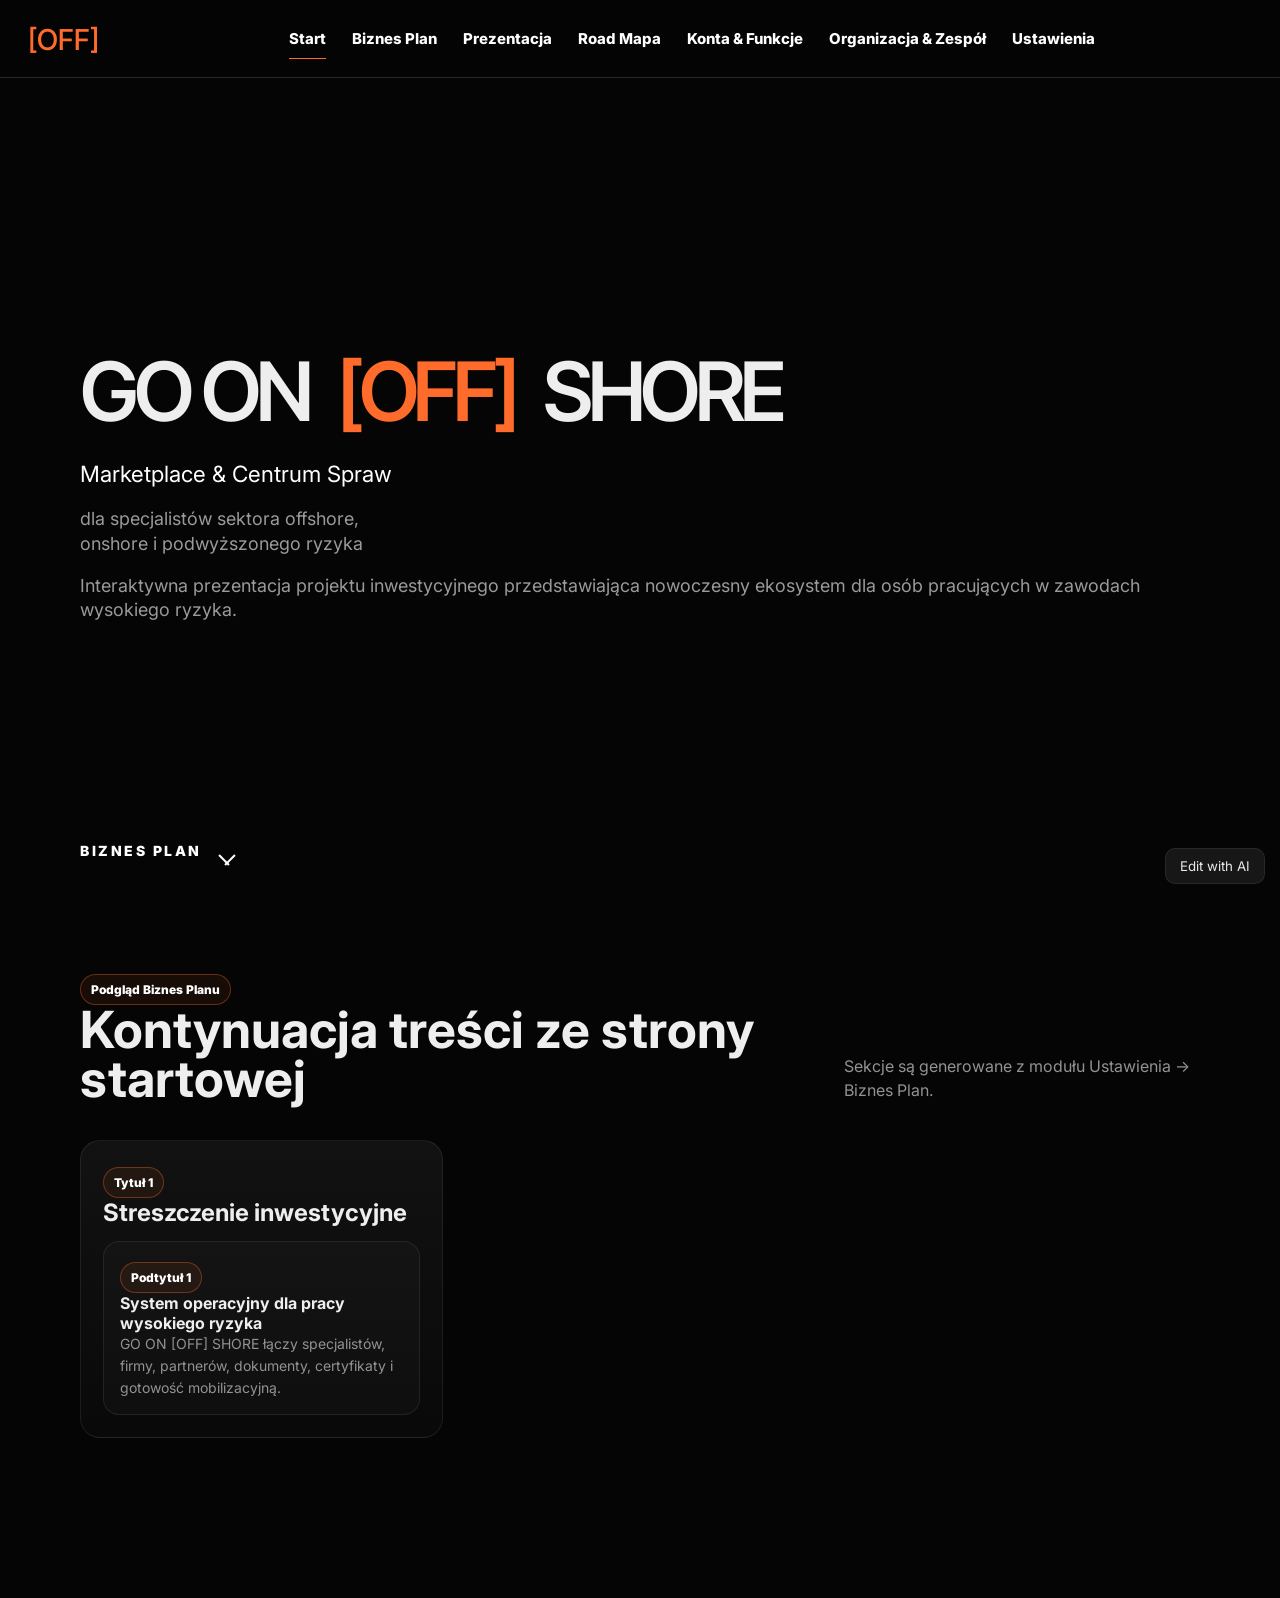
<file: index.html>
<!DOCTYPE html>
<html lang="pl">
<head>
<meta charset="UTF-8" />
<meta name="viewport" content="width=device-width, initial-scale=1.0" />
<title>GO ON [OFF] SHORE</title>
<link rel="preconnect" href="https://fonts.googleapis.com">
<link rel="preconnect" href="https://fonts.gstatic.com" crossorigin>
<link href="https://fonts.googleapis.com/css2?family=Inter+Tight:wght@500;600;700;800;900&family=Inter:wght@400;500;600;700;800;900&display=swap" rel="stylesheet">
<style>
:root{--bg:#050505;--text:#eeeeee;--muted:#929292;--orange:#ff6b2a;--line:rgba(255,255,255,.14);--line2:rgba(255,255,255,.075);--topbar:78px;--sidebar:360px;--font:Inter,system-ui,sans-serif}
*{box-sizing:border-box;margin:0;padding:0}
html,body{min-height:100%;background:var(--bg);color:var(--text);font-family:var(--font);overflow-x:hidden;scroll-behavior:smooth}
button,input,textarea{font-family:inherit}button{cursor:pointer}
@keyframes fadeUp{from{opacity:0;transform:translateY(22px)}to{opacity:1;transform:translateY(0)}}@keyframes cue{0%,100%{transform:translateY(0)}50%{transform:translateY(8px)}}
.app{min-height:100vh}.topbar{position:fixed;inset:0 0 auto;height:var(--topbar);z-index:100;background:rgba(5,5,5,.92);border-bottom:1px solid var(--line);backdrop-filter:blur(18px);display:flex;align-items:center;justify-content:center;padding:0 28px}.brand-btn{position:absolute;left:28px;top:50%;transform:translateY(-50%);border:0;background:transparent}.brand{font-family:"Inter Tight";font-size:clamp(28px,2.25vw,42px);font-weight:500}.brand-off,.off{color:var(--orange)}.topnav{display:flex;gap:26px;padding-left:104px;overflow-x:auto}.nav-btn{position:relative;border:0;background:transparent;color:#fff;font-size:15px;font-weight:780;padding:11px 0}.nav-btn.active:after,.nav-btn:hover:after{content:"";position:absolute;left:0;right:0;bottom:0;height:1px;background:var(--orange)}
.page{display:none;min-height:100vh;padding-top:var(--topbar)}.page.active{display:block;animation:fadeUp .42s ease}.front-page{padding:var(--topbar) 80px 90px}.front-logo{min-height:calc(100vh - var(--topbar));display:flex;flex-direction:column;align-items:flex-start;justify-content:center;max-width:1240px;margin:0 auto;position:relative}.front-logo h1{font-family:"Inter Tight";font-size:clamp(46px,6.4vw,120px);line-height:.9;font-weight:575;letter-spacing:-.065em;white-space:nowrap}.front-logo .off{margin:0 16px}.front-line{color:#9a9a9a;font-size:clamp(18px,1.35vw,25px);line-height:1.35}.front-line.one{margin-top:30px;color:#fff;font-size:clamp(22px,1.75vw,34px)}.front-line.two,.front-line.three{margin-top:18px}.business-scroll-cue{position:absolute;left:0;bottom:34px;border:0;background:transparent;color:#fff;font-size:14px;font-weight:850;letter-spacing:.18em;text-transform:uppercase;display:flex;gap:13px;animation:cue 2.2s ease-in-out infinite}.cue-mark{width:24px;height:24px;position:relative}.cue-mark:before,.cue-mark:after{content:"";position:absolute;bottom:5px;width:14px;height:2px;background:#fff}.cue-mark:before{left:2px;transform:rotate(45deg)}.cue-mark:after{right:2px;transform:rotate(-45deg)}
.front-business-section{max-width:1440px;margin:0 auto;padding:70px 0}.front-business-head{display:flex;align-items:flex-end;justify-content:space-between;gap:24px;margin-bottom:30px}.front-business-title{font-size:clamp(38px,4vw,74px);line-height:.95;font-weight:700}.front-business-note{color:var(--muted);max-width:520px;line-height:1.5}
.presentation-page{padding:var(--topbar) 0 0}.presentation-frame{height:calc(100vh - var(--topbar));width:100vw;overflow-x:auto;overflow-y:hidden;scroll-snap-type:x mandatory}.presentation-track{height:100%;display:flex}.presentation-slide{position:relative;height:100%;min-width:100vw;scroll-snap-align:start;padding:78px 90px 86px;display:flex;align-items:center;background:radial-gradient(circle at 72% 22%,rgba(255,107,42,.13),transparent 32%)}.presentation-logo{position:absolute;left:50%;top:22px;transform:translateX(-50%);font-family:"Inter Tight"}.slide-title-top{position:absolute;left:90px;top:42px;font-size:clamp(24px,2vw,40px);font-weight:800}.slide-count-corner{position:absolute;right:90px;bottom:48px;font-size:clamp(22px,2vw,36px);font-weight:850}.count-current{color:var(--orange)}.count-total{color:#fff}.slide-content-box h2{font-size:clamp(54px,5.6vw,108px);line-height:.92;letter-spacing:-.065em}.slide-content-box p{color:#aaa;font-size:clamp(18px,1.4vw,26px);max-width:850px}.slide-code-preview{margin-top:30px;border:1px solid var(--line2);border-radius:20px;overflow:hidden;height:260px}.slide-code-preview iframe{width:100%;height:100%;border:0}
.standard-page{padding:calc(var(--topbar) + 70px) 90px 90px}.section-shell{max-width:1440px;margin:0 auto}.preview-grid{margin-top:38px;display:grid;grid-template-columns:repeat(3,1fr);gap:16px}.preview-card,.form-card{border:1px solid var(--line2);background:linear-gradient(180deg,rgba(255,255,255,.055),rgba(255,255,255,.018));border-radius:20px;padding:22px;min-height:150px;position:relative;overflow:hidden}.preview-card.compact{min-height:98px;padding:14px}.preview-card h3{font-size:24px;margin-bottom:10px}.preview-card p{color:var(--muted);font-size:14px;line-height:1.55}.badge{display:inline-flex;border:1px solid rgba(255,107,42,.35);background:rgba(255,107,42,.08);border-radius:999px;padding:7px 10px;color:#fff;font-size:12px;font-weight:850;margin:4px 6px 0 0}.config-table{margin-top:16px;border-collapse:collapse;width:max-content;max-width:100%;display:block;overflow:auto}.config-table td{border:1px solid var(--line);padding:10px;background:rgba(255,255,255,.035)}.business-subblock,.function-row{border:1px solid var(--line2);border-radius:16px;padding:16px;margin-top:14px;background:rgba(255,255,255,.025)}
.accounts-page{display:none;grid-template-columns:1fr var(--sidebar);padding-top:var(--topbar);background:radial-gradient(circle at 70% 20%,rgba(255,107,42,.10),transparent 35%),#050505}.accounts-page.active{display:grid}.accounts-sidebar{position:fixed;top:var(--topbar);right:0;width:var(--sidebar);height:calc(100vh - var(--topbar));background:linear-gradient(180deg,rgba(17,17,17,.94),rgba(6,6,6,.94));border-left:1px solid var(--line);padding:24px 20px;overflow:auto}.accounts-main{padding:56px 70px 90px;margin-right:var(--sidebar)}.account-hero{border:1px solid var(--line2);border-radius:28px;background:linear-gradient(180deg,rgba(255,255,255,.065),rgba(255,255,255,.018));padding:30px;margin-bottom:24px}.account-hero h2{font-family:"Inter Tight";font-size:clamp(42px,4.5vw,78px);line-height:.92;letter-spacing:-.05em}.account-hero p{max-width:850px;color:var(--muted);line-height:1.55;margin-top:14px}.account-summary{display:flex;gap:10px;flex-wrap:wrap;margin-top:18px}.account-filter{margin:18px 0}.account-filter input{height:46px}.account-grid{display:grid;grid-template-columns:repeat(2,1fr);gap:14px}.function-card{border:1px solid var(--line2);border-radius:18px;background:linear-gradient(180deg,rgba(255,255,255,.052),rgba(255,255,255,.018));padding:18px;min-height:150px}.function-card.featured{grid-column:1/-1;border-color:rgba(255,107,42,.34);background:linear-gradient(180deg,rgba(255,107,42,.09),rgba(255,255,255,.018))}.function-card h3{font-size:20px;margin-bottom:10px}.function-card p{color:var(--muted);font-size:14px;line-height:1.55}.function-card.hidden-by-search{display:none}.function-detail-grid{display:grid;grid-template-columns:repeat(2,1fr);gap:12px;margin-top:16px}.detail-block{border:1px solid var(--line2);border-radius:16px;background:rgba(255,255,255,.025);padding:15px}.detail-block h4{font-size:14px;margin-bottom:10px;color:#fff}.detail-block ul{padding-left:18px;color:var(--muted);font-size:13px;line-height:1.55}.detail-note{margin-top:14px;border-left:3px solid var(--orange);padding:12px 14px;background:rgba(255,107,42,.06);border-radius:12px;color:#ddd;font-size:14px;line-height:1.55}
.side-label{color:#8d8d8d;font-size:12px;text-transform:uppercase;letter-spacing:.35em;margin-bottom:18px}.account-btn{width:100%;border:0;background:transparent;color:#fff;text-align:left;padding:13px;border-radius:15px;margin-bottom:10px;display:grid;grid-template-columns:34px 1fr auto;align-items:center;gap:10px}.account-btn.active,.account-btn:hover{background:rgba(255,255,255,.06);box-shadow:inset 3px 0 0 var(--orange)}.account-icon{width:30px;height:30px;border:1px solid rgba(255,107,42,.28);border-radius:10px;display:grid;place-items:center;color:var(--orange);font-size:10px;font-weight:950}.account-title{font-size:14px;font-weight:850}.account-type{display:block;color:var(--muted);font-size:11px;margin-top:2px}.account-count{font-size:11px;color:#fff;border:1px solid var(--line2);border-radius:999px;padding:4px 7px;background:rgba(255,255,255,.045)}
.settings-page{display:none;grid-template-columns:var(--sidebar) 1fr;padding-top:var(--topbar);background:radial-gradient(circle at 76% 18%,rgba(255,107,42,.10),transparent 34%),#050505}.settings-page.active{display:grid}.settings-menu{position:fixed;top:var(--topbar);left:0;width:var(--sidebar);height:calc(100vh - var(--topbar));background:linear-gradient(180deg,rgba(17,17,17,.94),rgba(6,6,6,.94));border-right:1px solid var(--line);padding:24px 20px;overflow:auto}.settings-status{border:1px solid var(--line2);border-radius:18px;background:rgba(255,255,255,.035);padding:14px;margin-bottom:18px}.settings-status strong{display:block;font-size:15px;margin-bottom:6px}.settings-status p{color:var(--muted);font-size:12px;line-height:1.45}.settings-tab{width:100%;border:0;background:transparent;color:#fff;text-align:left;padding:13px;border-radius:13px;margin-bottom:10px;display:grid;grid-template-columns:34px 1fr auto;align-items:center;gap:10px}.settings-tab.active,.settings-tab:hover{background:rgba(255,255,255,.06);box-shadow:inset 3px 0 0 var(--orange)}.tab-icon{width:30px;height:30px;border:1px solid rgba(255,107,42,.28);border-radius:10px;display:grid;place-items:center;color:var(--orange);font-size:12px;font-weight:950}.tab-copy strong{display:block;font-size:14px}.tab-copy span{display:block;color:var(--muted);font-size:11px;margin-top:2px}.tab-count{font-size:11px;color:#fff;border:1px solid var(--line2);border-radius:999px;padding:4px 7px;background:rgba(255,255,255,.045)}.settings-workspace{grid-column:2;padding:36px 52px 90px}.settings-toolbar{position:sticky;top:var(--topbar);z-index:90;background:linear-gradient(180deg,rgba(5,5,5,.96),rgba(5,5,5,.78));backdrop-filter:blur(18px);border:1px solid var(--line2);border-radius:0 0 24px 24px;margin:-36px -22px 28px;padding:22px}.settings-toolbar-top{display:flex;align-items:flex-end;justify-content:space-between;gap:24px}.settings-title{font-family:"Inter Tight";font-size:clamp(36px,4vw,72px);line-height:.92;letter-spacing:-.045em}.settings-subtitle{color:var(--muted);max-width:720px;line-height:1.5;margin-top:10px}.settings-actions{display:flex;gap:10px;flex-wrap:wrap;justify-content:flex-end}.settings-search-row{display:grid;grid-template-columns:1fr repeat(4,minmax(120px,150px));gap:12px;margin-top:20px}.settings-search input{height:46px}.metric-card{border:1px solid var(--line2);border-radius:16px;background:rgba(255,255,255,.035);padding:12px 14px}.metric-card span{display:block;color:var(--muted);font-size:10px;text-transform:uppercase;letter-spacing:.15em}.metric-card strong{display:block;font-size:20px;margin-top:4px}.settings-panel{display:none}.settings-panel.active{display:block}.settings-head{display:flex;justify-content:space-between;gap:24px;margin-bottom:22px;border:1px solid var(--line2);border-radius:24px;background:linear-gradient(180deg,rgba(255,255,255,.055),rgba(255,255,255,.018));padding:22px}.settings-head h2{font-size:clamp(34px,3.2vw,58px);line-height:.95}.settings-head p{color:var(--muted);line-height:1.5;margin-top:8px}.editor-stack{display:flex;flex-direction:column;gap:16px}.form-card.hidden-by-search{display:none}.form-card h3{font-size:22px;margin-bottom:14px}.form-card:before{content:"";position:absolute;left:0;top:0;bottom:0;width:3px;background:linear-gradient(180deg,var(--orange),transparent)}.field-grid{display:grid;grid-template-columns:repeat(2,1fr);gap:12px;margin-top:16px}label{display:flex;flex-direction:column;gap:7px;color:#d5d5d5;font-size:12px;text-transform:uppercase;letter-spacing:.12em;font-weight:850}input,textarea{width:100%;border:1px solid var(--line);background:rgba(255,255,255,.045);border-radius:12px;color:var(--text);padding:12px 13px;font-size:14px;outline:none}input:focus,textarea:focus{border-color:rgba(255,107,42,.62);box-shadow:0 0 0 4px rgba(255,107,42,.075)}textarea{min-height:110px;resize:vertical}.action{border:1px solid rgba(255,107,42,.38);background:rgba(255,107,42,.1);color:#fff;border-radius:999px;padding:12px 18px;font-weight:850;font-size:13px;margin:8px 8px 0 0;transition:.2s ease}.action:hover{background:rgba(255,107,42,.18);transform:translateY(-1px)}.action.secondary{border-color:var(--line);background:rgba(255,255,255,.045)}.danger{border-color:rgba(255,80,80,.45);background:rgba(255,80,80,.08)}.table-cells{display:grid;gap:8px;margin-top:12px}.edit-btn{position:fixed;right:15px;bottom:16px;z-index:140;background:#171717;color:#e9e9e9;border:1px solid var(--line2);border-radius:10px;padding:9px 14px}.reveal{opacity:0;transform:translateY(18px)}.reveal.in{opacity:1;transform:translateY(0);transition:.55s ease}
@media(max-width:1100px){.preview-grid,.field-grid,.account-grid,.function-detail-grid{grid-template-columns:1fr}.settings-search-row{grid-template-columns:1fr 1fr}.settings-toolbar-top{align-items:flex-start;flex-direction:column}.settings-actions{justify-content:flex-start}}
@media(max-width:780px){:root{--topbar:128px;--sidebar:100%}.topbar{align-items:flex-start;justify-content:flex-start;padding:18px 14px 0}.brand-btn{position:relative;left:auto;top:auto;transform:none;margin-right:18px}.topnav{width:100%;justify-content:flex-start;overflow-x:auto;padding-bottom:12px}.front-page{padding-left:24px;padding-right:24px}.front-logo h1{white-space:normal}.presentation-slide{padding:78px 28px 86px}.slide-title-top{left:28px}.slide-count-corner{right:28px}.accounts-page.active,.settings-page.active{display:block}.accounts-sidebar,.settings-menu{position:relative;width:100%;height:auto;top:0;right:auto;left:auto;border:0;border-bottom:1px solid var(--line)}.accounts-main,.settings-workspace{padding:40px 24px;margin-right:0}.settings-toolbar{position:relative;top:auto;margin:0 0 22px;padding:18px;border-radius:22px}.settings-search-row,.preview-grid,.field-grid,.account-grid,.function-detail-grid{grid-template-columns:1fr}}
</style>
</head>
<body>
<div class="app unlocked" id="platformApp" aria-hidden="false">
<header class="topbar"><button class="brand-btn" data-page="front"><div class="brand"><span class="brand-off">[OFF]</span></div></button><nav class="topnav"><button class="nav-btn active" data-page="front">Start</button><button class="nav-btn" data-page="business">Biznes Plan</button><button class="nav-btn" data-page="presentation">Prezentacja</button><button class="nav-btn" data-page="roadmap">Road Mapa</button><button class="nav-btn" data-page="accounts">Konta &amp; Funkcje</button><button class="nav-btn" data-page="organization">Organizacja &amp; Zespół</button><button class="nav-btn" data-page="settings">Ustawienia</button></nav></header>
<main id="front" class="page front-page active"><div class="front-logo"><h1>GO ON <span class="off">[OFF]</span> SHORE</h1><p class="front-line one">Marketplace &amp; Centrum Spraw</p><p class="front-line two">dla specjalistów sektora offshore,<br>onshore i podwyższonego ryzyka</p><p class="front-line three">Interaktywna prezentacja projektu inwestycyjnego przedstawiająca nowoczesny ekosystem dla osób pracujących w zawodach wysokiego ryzyka.</p><button class="business-scroll-cue" data-scroll-business><span>Biznes Plan</span><span class="cue-mark"></span></button></div><section id="businessPreviewSection" class="front-business-section"><div class="front-business-head"><div><div class="badge">Podgląd Biznes Planu</div><h2 class="front-business-title">Kontynuacja treści ze strony startowej</h2></div><p class="front-business-note">Sekcje są generowane z modułu Ustawienia → Biznes Plan.</p></div><div id="frontBusinessPreview" class="preview-grid"></div></section></main>
<main id="presentation" class="page presentation-page"><section class="presentation-frame"><div id="presentationTrack" class="presentation-track"></div></section></main>
<main id="roadmap" class="page standard-page"><div class="section-shell"><div id="roadmapPreview" class="preview-grid"></div></div></main>
<main id="accounts" class="page accounts-page"><section class="accounts-main"><div id="accountHero" class="account-hero"></div><div class="account-filter"><input id="accountSearch" placeholder="Szukaj funkcji w aktywnym koncie…"></div><div id="accountsPreview" class="account-grid"></div></section><aside class="accounts-sidebar"><div class="side-label">Rodzaje kont</div><div id="accountMenu"></div></aside></main>
<main id="organization" class="page standard-page"><div class="section-shell"><div id="organizationPreview" class="preview-grid"></div></div></main>
<main id="settings" class="page settings-page"><aside class="settings-menu"><div class="side-label">Ustawienia CRM</div><div class="settings-status"><strong>Centrum konfiguracji</strong><p>Edytujesz dane zapisane lokalnie w przeglądarce. Zmiany są widoczne od razu w podglądach.</p></div><button class="settings-tab active" data-settings-tab="businessSettings"><span class="tab-icon">01</span><span class="tab-copy"><strong>Biznes Plan</strong><span>Sekcje, podtytuły, teksty i tabele</span></span><span class="tab-count" id="countBusiness">0</span></button><button class="settings-tab" data-settings-tab="presentationSettings"><span class="tab-icon">02</span><span class="tab-copy"><strong>Prezentacja</strong><span>Slajdy, tytuły i kod HTML</span></span><span class="tab-count" id="countSlides">0</span></button><button class="settings-tab" data-settings-tab="roadmapSettings"><span class="tab-icon">03</span><span class="tab-copy"><strong>Road Mapa</strong><span>Wersje, kwartały i etapy</span></span><span class="tab-count" id="countRoadmap">0</span></button><button class="settings-tab" data-settings-tab="accountsSettings"><span class="tab-icon">04</span><span class="tab-copy"><strong>Konta &amp; Funkcje</strong><span>Typy kont i moduły</span></span><span class="tab-count" id="countAccounts">0</span></button><button class="settings-tab" data-settings-tab="organizationSettings"><span class="tab-icon">05</span><span class="tab-copy"><strong>Organizacja</strong><span>Działy, role i koszty</span></span><span class="tab-count" id="countOrg">0</span></button></aside><section class="settings-workspace"><div class="settings-toolbar"><div class="settings-toolbar-top"><div><div class="badge">Panel zarządzania treścią</div><h1 class="settings-title">Ustawienia platformy</h1><p class="settings-subtitle">Szybko konfiguruj biznesplan, prezentację, roadmapę, konta i strukturę organizacyjną. Panel działa jak mały CMS dla podglądu inwestorskiego.</p></div><div class="settings-actions"><button class="action secondary" id="exportSettings">Eksport JSON</button><button class="action secondary" id="clearSearch">Wyczyść filtr</button><button class="action danger" id="resetSettings">Reset danych</button></div></div><div class="settings-search-row"><div class="settings-search"><input id="settingsSearch" placeholder="Szukaj w aktywnej sekcji ustawień…"></div><div class="metric-card"><span>Biznes Plan</span><strong id="metricBusiness">0</strong></div><div class="metric-card"><span>Slajdy</span><strong id="metricSlides">0</strong></div><div class="metric-card"><span>Roadmapa</span><strong id="metricRoadmap">0</strong></div><div class="metric-card"><span>Funkcje kont</span><strong id="metricOrg">0</strong></div></div></div><div class="settings-panel active" id="businessSettings"><div class="settings-head"><div><div class="badge">CRM / Formularz</div><h2>Biznes Plan</h2><p>Dodawaj tytuły główne, a pod każdym z nich wiele podtytułów, tekstów i tabel.</p></div><button class="action" id="addBusinessBlock">+ Dodaj tytuł główny</button></div><div id="businessEditor" class="editor-stack"></div></div><div class="settings-panel" id="presentationSettings"><div class="settings-head"><div><div class="badge">CRM / Formularz</div><h2>Prezentacja</h2><p>Zarządzaj slajdami prezentacji inwestorskiej i kodem HTML podglądu.</p></div><button class="action" id="addSlide">+ Dodaj slajd</button></div><div id="presentationEditor" class="editor-stack"></div></div><div class="settings-panel" id="roadmapSettings"><div class="settings-head"><div><div class="badge">CRM / Formularz</div><h2>Road Mapa</h2><p>Konfiguruj wersje produktu, kwartały, prace, cele i efekty.</p></div><button class="action" id="addVersion">+ Dodaj wersję</button></div><div id="roadmapEditor" class="editor-stack"></div></div><div class="settings-panel" id="accountsSettings"><div class="settings-head"><div><div class="badge">CRM / Formularz</div><h2>Konta &amp; Funkcje</h2><p>Baza funkcji jest przypisana do konkretnych typów kont i widoczna w zakładce Konta &amp; Funkcje.</p></div></div><div id="accountsEditor" class="editor-stack"></div></div><div class="settings-panel" id="organizationSettings"><div class="settings-head"><div><div class="badge">CRM / Formularz</div><h2>Organizacja &amp; Zespół</h2><p>Buduj bazę departamentów i ról z kosztami oraz sposobem współpracy.</p></div><div><button class="action" id="addDepartment">+ Dodaj departament</button><button class="action" id="addJob">+ Dodaj zawód</button></div></div><div id="organizationEditor" class="editor-stack"></div></div></section></main>
<button class="edit-btn">Edit with AI</button>
</div>
<script>
const STORAGE_KEY='off_settings_crm_v17',LEGACY_KEYS=['off_settings_crm_v16','off_settings_crm_v14','off_settings_crm_v13'];
function uid(){return'id-'+Math.random().toString(36).slice(2,10)}
function emptyTable(){return{enabled:false,cols:3,rows:3,w:160,h:52,cells:[]}}
function emptySubtitle(){return{subtitle:'Nowy podtytuł',text:'Tekst...',table:emptyTable()}}
function emptyBusiness(){return{title:'Nowy tytuł główny',subtitles:[emptySubtitle()]}}
function F(name,description,startQ='Q3 2026',details=null){return{name,description,startQ,details}}
function esc(v=''){return String(v??'').replaceAll('&','&amp;').replaceAll('<','&lt;').replaceAll('>','&gt;').replaceAll('"','&quot;')}
function money(v){return Number(v||0).toLocaleString('pl-PL')+' zł'}
const formProfileDetails={
  subtitle:'SYSTEM TOŻSAMOŚCI PODSTAWOWEJ',
  intro:'Formularz i Profil to podstawa całej platformy GO ON [OFF] SHORE. To zaawansowany profil zawodowy nowych pokoleń, łączący cyfrowe CV, profil społecznościowy, system onboardingu, portfolio projektowe, źródła danych dla AI Matching System oraz centrum zarządzania użytkownikiem.',
  groups:[
    {title:'Dane profilowe',items:['Doświadczenie zawodowe i historia zatrudnienia','Umiejętności i specjalizacje techniczne','Uprawnienia, certyfikaty i szkolenia: GWO, BOSIET, OPITO, IMCA, IRATA','Historia projektów offshore/onshore','Języki, lokalizacja i gotowość wyjazdowa','Dostępność i oczekiwania finansowe','Dokumenty, rekomendacje i zdjęcia z projektów']},
    {title:'Sposoby uzupełniania profilu',items:['Formularz krok po kroku jako przewodnik onboardingu','Ręczna edycja sekcji profilu','AI Support w komunikatorze: rozmowa tekstowa lub głosowa, pytania AI i automatyczne uzupełnianie danych','Połączenie z platformą rekrutacyjną prowadzącą użytkownika przez proces','Przesyłanie CV i dokumentów analizowanych przez AI: OCR + NLP','Synchronizacja z LinkedIn i innymi platformami zawodowymi']},
    {title:'Funkcje społecznościowe',items:['Publikowanie postów i aktualności zawodowych','Dodawanie zdjęć z pracy i projektów','Budowa portfolio projektowego','Zbieranie rekomendacji od współpracowników i pracodawców','Historia aktywności','Networking branżowy offshore/onshore']},
    {title:'Dane dla AI Matching System',items:['Dopasowanie projektów','Dopasowanie ofert pracy','Rekomendacje szkoleń i recertyfikacji','Rekomendacje wydarzeń i produktów','Dopasowanie firm, doradców i ekspertów','Możliwości rozwoju kariery']}
  ],
  note:'Dane z profilu zasilają AI Matching System, który dopasowuje projekty, oferty pracy, szkolenia, wydarzenia, produkty, firmy, doradców i możliwości rozwoju kariery.'
};
const accountDefaults=[
{name:'Konto Użytkownika',type:'Freelancer / specjalista',icon:'U1',description:'Panel dla specjalisty offshore, onshore i zawodów podwyższonego ryzyka: profil, dokumenty, oferty, edukacja, mobilizacja i reputacja.',functions:[
F('👤 Formularz i Profil','Zaawansowany profil zawodowy nowej generacji: cyfrowe CV, onboarding, portfolio projektowe, profil społecznościowy, dane dla AI Matching System i centrum zarządzania użytkownikiem.','Q3 2026',formProfileDetails),
F('Rejestracja i Digital Offshore ID','Weryfikacja e-mail/telefon, identyfikacja użytkownika i nadanie cyfrowego identyfikatora specjalisty.'),
F('Vault dokumentów i certyfikaty','Sejf na paszporty, polisy i ponad 150 typów certyfikatów: GWO, BOSIET, OPITO, IRATA, SEP, STCW, NDT; alerty wygasania, QR/blockchain i recertyfikacje.'),
F('Centrum edukacyjne i szkoleniowe','Kursy branżowe, e-learning, szkolenia stacjonarne, ścieżki kariery, symulatory egzaminów, mentoring, grywalizacja i dofinansowania.'),
F('AI Career Advisor & Skill Gap','Analiza kompetencji, rekomendacje kursów i zawodów, mapowanie luk kompetencyjnych oraz prognozy wynagrodzeń.'),
F('Tablica ofert pracy i zleceń','Filtrowanie po lokalizacji, stawce, umowie, certyfikatach; aplikowanie jednym kliknięciem, alerty, statystyki ofert i weryfikacja pracodawców.'),
F('Reputacja, referencje i gamifikacja','Oceny po projektach, medale, odznaki, rankingi, punkty lojalnościowe i mechanizmy anti-scam.'),
F('Usługi dodatkowe i finanse','Sklep BHP, księgowość, podatki, doradztwo prawne i ubezpieczeniowe, zakup polis, ubezpieczenia podróżne i przyszłe konto płatnicze.'),
F('Mobilizacja i logistyka','Planowanie podróży, lotów, hoteli, promów, wiz, zakwaterowania oraz mobilny kalendarz rotacji offline.'),
F('Komunikacja, społeczność i wydarzenia','Chat E2E, video, tłumaczenie wiadomości, fora, grupy, wydarzenia, webinary, archiwum nagrań i reputacja ekspertów.'),
F('Książka kontaktów','Import z LinkedIn/Outlook/Google, tagowanie, notatki, przypomnienia, wizualizacja sieci i program ambasadorski.'),
F('Warstwa zaufania','Zgłaszanie oszustw, potwierdzanie tożsamości i system sygnalistów.'),
F('Zarządzanie rodziną / partnerami','Opcjonalne role dla partnera lub żony do koordynacji projektów, rekrutacji i dokumentów.'),
F('Incident & Safety Reporting','Raportowanie wypadków i near miss, zgodność z ISO 45001 oraz integracja z ubezpieczeniami.'),
F('Financial & Salary Intelligence','Historia kontraktów, wypłat, prognozy wynagrodzeń, kalkulator kosztów kontraktu i integracja z payroll.'),
F('Mobilna karta pracownika','Cyfrowe ID offline z QR/NFC, certyfikatami, historią instalacji, danymi medycznymi i Apple/Google Wallet.')]
},
{name:'Konto Firmy',type:'Pracodawca / wykonawca',icon:'F1',description:'Panel dla firm zatrudniających lub kontraktujących specjalistów: rekrutacja, compliance, projekty, payroll, bezpieczeństwo i logistyka.',functions:[
F('Rejestracja i weryfikacja NIP/KRS','Tworzenie profilu firmy, referencje, flota, projekty i dane zarządu.'),F('Nasze certyfikaty i Document Vault','Przechowywanie certyfikatów ISO, IRATA, OHSAS, umów i polis oraz przypomnienia o wygasaniu.'),F('Publikacja ogłoszeń i zleceń','Oferty pracy, kontrakty, podwykonawstwo, sprzedaż usług i sprzętu, API z RocketJobs/LinkedIn oraz płatne promowanie.'),F('Zaawansowany ATS','Filtrowanie kandydatów, notatki, statusy, harmonogram rozmów, wideo-rekrutacje i automatyczne odpowiedzi.'),F('Wyszukiwarka talentów live','Filtrowanie po certyfikatach, doświadczeniu, dostępności i stawkach oraz propozycje AI.'),F('Nasz zespół i książka kontaktów','Prezentacja kadry, integracja z LinkedIn/Facebook oraz kalendarz rekruterów.'),F('Compliance Center','Monitorowanie uprawnień, integracje GWO/BOSIET/IRATA, raporty audytowe i matryce wymagań dla stanowisk.'),F('Project Hub','Planowanie projektów, zapraszanie specjalistów, rotacje, budżety, timeline, ryzyka i ewaluacje 360°.'),F('Safety & Incident Management','Workflow incydentów, KPI LTIFR/TRIFR, audyty BHP, risk register i integracja z ubezpieczeniem.'),F('CRM & Email Marketing','Segmentacja kontaktów, kampanie onboardingowe, reaktywacyjne, sekwencje, A/B testy i obsługa dużych baz mailingowych.'),F('Market Intelligence','Dashboardy KPI, prognozy deficytów kadrowych, raporty geograficzne, analiza stawek i trendów.'),F('Employer Branding & Marketing','Artykuły sponsorowane, podcasty, webinary, kampanie wideo, rankingi i odznaki reputacji.'),F('Warstwa ubezpieczeń','Polisy NNW/OC/sprzętowe dla pracowników i projektów, porównywarka oraz zgłaszanie szkód.'),F('Payroll międzynarodowy i finanse','Obsługa jurysdykcji, paski płac, diety, SEPA/BACS/SWIFT oraz eksport do Symfonia/Sage/Xero.'),F('Wydarzenia i networking','Organizacja targów, meetupów, webinariów i streaming live z AI moderacją.'),F('System ocen pracodawcy','Anonimowe oceny, weryfikacja recenzji i reputacyjny score.'),F('Baza Dokumentów i e-podpis','OCR, tłumaczenia, wersjonowanie, QR-hash blockchain i udostępnianie audytorom.'),F('Dashboard Projektu','Monitoring postępu, godzin pracy, incydentów i ryzyk oraz automatyczne rozliczanie w payrollu.'),F('Logistyka mobilizacji/demobilizacji','Rezerwacje lotów i hoteli, procedury wizowe, śledzenie pracowników, koszty i support 24/7.'),F('Digital ID pracownika','Weryfikacja QR/NFC personelu przy instalacjach i kontrola dostępu.')]
},
{name:'Partner: Centrum szkoleniowe',type:'Konto Partnera',icon:'P1',description:'Profil placówki szkoleniowej, sprzedaż kursów, rezerwacje, certyfikaty, egzaminy i raportowanie postępów.',functions:[F('Profil ośrodka','Oferta kursów, instruktorzy, certyfikaty i lokalizacje.'),F('Zarządzanie kursami','Harmonogramy, rezerwacje miejsc, e-learning oraz szkolenia stacjonarne.'),F('Automatyczne certyfikaty','Wydawanie certyfikatów GWO, OPITO, IRATA, SEP oraz integracja z dokumentami i compliance.'),F('Testy i egzaminy','Obsługa testów, egzaminów i raportów postępów uczestników.'),F('Sprzedaż kursów','Pakiety szkoleniowe, prowizja platformy, dofinansowania i granty.'),F('Marketing szkoleń','Promowane kursy, webinary szkoleniowe i ranking ośrodków.')]},
{name:'Partner: Ekspert',type:'Konto Partnera',icon:'P2',description:'Panel dla ekspertów sprzedających konsultacje, mentoring, dokumenty i usługi doradcze.',functions:[F('Profil eksperta','Specjalizacja: prawo, podatki, BHP, ubezpieczenia, marketing, coaching; stawki i referencje.'),F('Rezerwacja konsultacji','Konsultacje online 30/60 min, płatności online i integracja z kalendarzem.'),F('Konsultacje video i Q&A','Bezpieczne wideo, system pytań i odpowiedzi, mentoring i doradztwo projektowe.'),F('Szablony dokumentów','Wystawianie szablonów umów i dokumentów oraz integracja z e-podpisem.'),F('Oceny i AI matching','Recenzje ekspertów, ranking reputacji i dopasowanie doradcy do potrzeb klienta.')]},
{name:'Partner: Firma usługowa',type:'Konto Partnera',icon:'P3',description:'Marketplace usług technicznych, NDT, rope access, audytów, księgowości, marketingu i innych usług B2B.',functions:[F('Profil firmy usługowej','Usługi, cennik, referencje i specjalizacje.'),F('Pakiety usług B2B','Publikowanie pakietów usług i współpraca B2B.'),F('Rezerwacje i kontrakty','Terminy, oferty, kontrakty oraz integracja z ATS i Project Hub.'),F('Faktury i rozliczenia','Faktury, prowizje platformy, marketplace i kupony.'),F('Oceny i compliance','Oceny klientów, ranking reputacji i monitorowanie uprawnień wykonawców.')]},
{name:'Partner: Firma produktowa',type:'Konto Partnera',icon:'P4',description:'Sklep i marketplace produktów: BHP, offshore, narzędzia, elektronika, ROV oraz wyposażenie specjalistyczne.',functions:[F('Profil sprzedawcy','Odzież BHP, sprzęt offshore, narzędzia, elektronika, ROV, specyfikacje i stany magazynowe.'),F('Zarządzanie sklepem','Produkty, kupony, rabaty, program lojalnościowy i transakcje B2B.'),F('Płatności i faktury','Płatności wielowalutowe: karta, BLIK, przelew, crypto; faktury i finansowanie przez pracodawcę.'),F('Oceny i Trusted Vendor','Oceny produktów i sprzedawców oraz weryfikacja badge Trusted Vendor.'),F('Logistyka i reklamacje','Tracking przesyłek, zwroty i obsługa reklamacji.')]},
{name:'Partner: Reklamodawca',type:'Konto Partnera',icon:'P5',description:'Panel kampanii reklamowych i sponsoringowych dla firm, usług, kursów, produktów oraz marek branżowych.',functions:[F('Tworzenie kampanii','Banery, content sponsorowany, artykuły, podcasty, webinary i ogłoszenia premium.'),F('Targetowanie','Sektor, lokalizacja, certyfikaty, doświadczenie i stawki.'),F('Promowanie profili','Płatne wyróżnianie profili firm, kursów i usług oraz retargeting.'),F('Analityka kampanii','Wyświetlenia, CTR, konwersje, ROI oraz integracja z mailerem i CRM.'),F('Model aukcyjny i abonamenty','Stałe ceny, aukcje reklamowe i abonamenty dla stałych reklamodawców.')]}];
const defaultState={business:[{title:'Streszczenie inwestycyjne',subtitles:[{subtitle:'System operacyjny dla pracy wysokiego ryzyka',text:'GO ON [OFF] SHORE łączy specjalistów, firmy, partnerów, dokumenty, certyfikaty i gotowość mobilizacyjną.',table:emptyTable()}]}],presentation:[{title:'Start',theme:'Otwarcie projektu',code:"<div style='padding:32px;color:white;font-family:Inter,sans-serif'><h1>GO ON <span style='color:#ff6b2a'>[OFF]</span> SHORE</h1></div>"},{title:'Problem',theme:'Chaos rekrutacji, certyfikatów i mobilizacji',code:"<div style='padding:28px;color:white;font-family:Inter,sans-serif'><h2>Problem rynku</h2></div>"}],roadmap:[{name:'MVP 1.1',qCount:1,quarters:[{name:'Q3 2026',work:'Start UI i moduł ustawień.',goal:'Prototyp do pokazania inwestorowi.',effect:'Pierwsza wersja demonstracyjna.',hires:[]}]}],accounts:accountDefaults,organization:{departments:[{id:uid(),name:'IT & QA',description:'Rozwój produktu i testy.'}],jobs:[{id:uid(),name:'Tech Lead',duties:'Architektura systemu i prowadzenie developmentu.',hireQ:'Q3 2026',cooperation:'B2B',salaryNet:22000,salaryGross:27060,employerCost:27060,note:'Lider technologiczny.'}]}};
function normalize(s){s=s||structuredClone(defaultState);s.business=(s.business||[]).map(b=>({title:b.title||'Tytuł',subtitles:b.subtitles||[{subtitle:b.subtitle||'Podtytuł',text:b.text||'',table:b.table||emptyTable()}]}));s.accounts=accountDefaults;return s}
function load(){try{const current=localStorage.getItem(STORAGE_KEY);if(current)return normalize(JSON.parse(current));for(const k of LEGACY_KEYS){const old=localStorage.getItem(k);if(old){const legacy=normalize(JSON.parse(old));localStorage.setItem(STORAGE_KEY,JSON.stringify(legacy));return legacy}}return structuredClone(defaultState)}catch(e){return structuredClone(defaultState)}}
let state=load(),activeAccount=state.accounts[0].name;
function qOptions(){return[...new Set((state.roadmap||[]).flatMap(v=>(v.quarters||[]).map(q=>q.name)).filter(Boolean))]}
function save(){localStorage.setItem(STORAGE_KEY,JSON.stringify(state));render()}
function tableHtml(t){if(!t||!t.enabled)return'';let out='<table class="config-table">';for(let r=0;r<t.rows;r++){out+='<tr>';for(let c=0;c<t.cols;c++){const i=r*t.cols+c;out+=`<td style="width:${t.w}px;height:${t.h}px">${esc(t.cells?.[i]||'')}</td>`}out+='</tr>'}return out+'</table>'}
function bizHtml(b,i){return`<article class="preview-card reveal"><span class="badge">Tytuł ${i+1}</span><h3>${esc(b.title)}</h3>${(b.subtitles||[]).map((s,si)=>`<div class="business-subblock"><span class="badge">Podtytuł ${si+1}</span><h4>${esc(s.subtitle)}</h4><p>${esc(s.text)}</p>${tableHtml(s.table)}</div>`).join('')}</article>`}
function detailHtml(d){if(!d)return'';return`<div class="detail-note"><b>${esc(d.subtitle||'')}</b><br>${esc(d.intro||'')}</div><div class="function-detail-grid">${(d.groups||[]).map(g=>`<div class="detail-block"><h4>${esc(g.title)}</h4><ul>${(g.items||[]).map(x=>`<li>${esc(x)}</li>`).join('')}</ul></div>`).join('')}</div>${d.note?`<div class="detail-note">${esc(d.note)}</div>`:''}`}
function render(){frontBusinessPreview.innerHTML=(state.business||[]).map(bizHtml).join('');renderPresentation();renderRoad();renderAcc();renderOrg();renderEditors();renderSettingsStats();applySettingsSearch();enhance()}
function renderPresentation(){presentationTrack.innerHTML=(state.presentation||[]).map((s,i)=>`<article class="presentation-slide"><div class="presentation-logo">GO ON <span class="brand-off">[OFF]</span> SHORE</div><div class="slide-title-top">${esc(s.title)}</div><div class="slide-content-box"><span class="badge">${esc(s.theme)}</span><h2>${esc(s.title)}</h2><p>${esc(s.theme)}</p><div class="slide-code-preview"><iframe sandbox srcdoc="${esc(s.code)}"></iframe></div></div><div class="slide-count-corner"><span class="count-current">${String(i+1).padStart(2,'0')}</span><span class="count-total">/${String((state.presentation||[]).length).padStart(2,'0')}</span></div></article>`).join('')}
function renderRoad(){roadmapPreview.innerHTML=(state.roadmap||[]).map(v=>`<article class="preview-card reveal"><span class="badge">Wersja platformy</span><h3>${esc(v.name)}</h3>${(v.quarters||[]).map(q=>`<div class="business-subblock"><h4>${esc(q.name)}</h4><p><b>Prace:</b> ${esc(q.work)}</p><p><b>Cel:</b> ${esc(q.goal)}</p><p><b>Efekt:</b> ${esc(q.effect)}</p></div>`).join('')}</article>`).join('')}
function renderAcc(){const acc=(state.accounts||[]).find(a=>a.name===activeAccount)||(state.accounts||[])[0];activeAccount=acc?.name||'';accountHero.innerHTML=acc?`<span class="badge">${esc(acc.type)}</span><h2>${esc(acc.name)}</h2><p>${esc(acc.description)}</p><div class="account-summary"><span class="badge">${(acc.functions||[]).length} funkcji</span><span class="badge">Widok konta</span><span class="badge">MVP → V4.8</span></div>`:'';accountMenu.innerHTML=(state.accounts||[]).map((a,i)=>`<button class="account-btn ${a.name===activeAccount?'active':''}" data-account-view="${esc(a.name)}"><span class="account-icon">${esc(a.icon||String(i+1).padStart(2,'0'))}</span><span><span class="account-title">${esc(a.name)}</span><span class="account-type">${esc(a.type||'Typ konta')}</span></span><span class="account-count">${(a.functions||[]).length}</span></button>`).join('');accountsPreview.innerHTML=acc?(acc.functions||[]).map((f,i)=>`<article class="function-card ${f.details?'featured':''} reveal"><span class="badge">Funkcja ${String(i+1).padStart(2,'0')}</span><h3>${esc(f.name)}</h3><p>${esc(f.description)}</p>${detailHtml(f.details)}</article>`).join(''):'';applyAccountSearch()}
function renderOrg(){const org=state.organization||{departments:[],jobs:[]};organizationPreview.innerHTML=(org.departments||[]).map(d=>`<article class="preview-card compact reveal"><span class="badge">Departament</span><h3>${esc(d.name)}</h3><p>${esc(d.description)}</p></article>`).join('')+(org.jobs||[]).map(j=>`<article class="preview-card reveal"><span class="badge">Baza zawodów</span><h3>${esc(j.name)}</h3><p>${esc(j.duties)}</p><p>${money(j.employerCost)}</p></article>`).join('')}
function subtitleEditor(bi,s,si){const t=s.table||emptyTable();while(t.cells.length<t.cols*t.rows)t.cells.push('');s.table=t;return`<div class="business-subblock"><h4>Podtytuł #${si+1}</h4><label>Podtytuł<input data-biz-sub="${bi}:${si}:subtitle" value="${esc(s.subtitle)}"></label><label>Tekst<textarea data-biz-sub="${bi}:${si}:text">${esc(s.text)}</textarea></label><label><input type="checkbox" data-table-on="${bi}:${si}" ${t.enabled?'checked':''}> Tabelka</label><div class="field-grid"><label>Kolumny<input type="number" data-table="${bi}:${si}:cols" value="${t.cols}"></label><label>Wiersze<input type="number" data-table="${bi}:${si}:rows" value="${t.rows}"></label></div><div class="table-cells" style="grid-template-columns:repeat(${t.cols},1fr)">${t.cells.slice(0,t.cols*t.rows).map((cell,ci)=>`<textarea data-cell="${bi}:${si}:${ci}">${esc(cell)}</textarea>`).join('')}</div><button class="action danger" data-remove-subtitle="${bi}:${si}">Usuń podtytuł</button></div>`}
function renderEditors(){businessEditor.innerHTML=(state.business||[]).map((b,i)=>`<article class="form-card"><h3>Tytuł główny #${i+1}</h3><label>Tytuł<input data-biz-title="${i}" value="${esc(b.title)}"></label><button class="action" data-add-subtitle="${i}">+ Dodaj podtytuł</button><button class="action danger" data-remove-biz="${i}">Usuń tytuł</button>${(b.subtitles||[]).map((s,si)=>subtitleEditor(i,s,si)).join('')}</article>`).join('');presentationEditor.innerHTML=(state.presentation||[]).map((s,i)=>`<article class="form-card"><h3>Slajd #${i+1}</h3><label>Tytuł<input data-slide="${i}:title" value="${esc(s.title)}"></label><label>Temat<textarea data-slide="${i}:theme">${esc(s.theme)}</textarea></label><label>Kod<textarea data-slide="${i}:code">${esc(s.code)}</textarea></label><button class="action danger" data-remove-slide="${i}">Usuń</button></article>`).join('');roadmapEditor.innerHTML=(state.roadmap||[]).map((v,vi)=>`<article class="form-card"><h3>${esc(v.name)}</h3><label>Nazwa<input data-version="${vi}:name" value="${esc(v.name)}"></label></article>`).join('');accountsEditor.innerHTML=(state.accounts||[]).map(a=>`<article class="form-card"><span class="badge">${esc(a.type)}</span><h3>${esc(a.name)}</h3><p style="color:var(--muted);line-height:1.55">${esc(a.description)}</p><div class="account-summary"><span class="badge">${(a.functions||[]).length} funkcji</span></div>${(a.functions||[]).map((f,i)=>`<div class="function-row"><span class="badge">${String(i+1).padStart(2,'0')}</span><h4>${esc(f.name)}</h4><p style="color:var(--muted);line-height:1.55">${esc(f.description)}</p>${detailHtml(f.details)}</div>`).join('')}</article>`).join('');organizationEditor.innerHTML=`<button class="action" id="addDepartment">+ Dodaj departament</button><button class="action" id="addJob">+ Dodaj zawód</button>`}
function totalAccountFunctions(){return (state.accounts||[]).reduce((s,a)=>s+(a.functions||[]).length,0)}
function renderSettingsStats(){const business=(state.business||[]).length,slides=(state.presentation||[]).length,road=(state.roadmap||[]).length,accounts=(state.accounts||[]).length,funcs=totalAccountFunctions();[['countBusiness',business],['countSlides',slides],['countRoadmap',road],['countAccounts',accounts],['countOrg',funcs],['metricBusiness',business],['metricSlides',slides],['metricRoadmap',road],['metricOrg',funcs]].forEach(([id,val])=>{const el=document.getElementById(id);if(el)el.textContent=val})}
function activeSettingsPanel(){return document.querySelector('.settings-panel.active')}function applySettingsSearch(){const input=document.getElementById('settingsSearch');if(!input)return;const q=input.value.trim().toLowerCase();const panel=activeSettingsPanel();document.querySelectorAll('.form-card').forEach(card=>card.classList.remove('hidden-by-search'));if(!q||!panel)return;panel.querySelectorAll('.form-card').forEach(card=>card.classList.toggle('hidden-by-search',!card.innerText.toLowerCase().includes(q)))}
function applyAccountSearch(){const input=document.getElementById('accountSearch');if(!input)return;const q=input.value.trim().toLowerCase();document.querySelectorAll('.function-card').forEach(card=>card.classList.toggle('hidden-by-search',q&&!card.innerText.toLowerCase().includes(q)))}
function exportSettings(){const blob=new Blob([JSON.stringify(state,null,2)],{type:'application/json'});const a=document.createElement('a');a.href=URL.createObjectURL(blob);a.download='go-on-offshore-settings.json';a.click();URL.revokeObjectURL(a.href)}function enhance(){document.querySelectorAll('.reveal').forEach(el=>requestAnimationFrame(()=>el.classList.add('in')))}
document.addEventListener('click',e=>{const b=e.target.closest('button');if(!b)return;if(b.dataset.page)openPage(b.dataset.page);if(b.dataset.scrollBusiness)scrollBusiness();if(b.dataset.settingsTab){document.querySelectorAll('.settings-tab,.settings-panel').forEach(x=>x.classList.remove('active'));b.classList.add('active');document.getElementById(b.dataset.settingsTab).classList.add('active');applySettingsSearch()}if(b.dataset.accountView){activeAccount=b.dataset.accountView;renderAcc()}if(b.id==='exportSettings')exportSettings();if(b.id==='clearSearch'){settingsSearch.value='';applySettingsSearch()}if(b.id==='resetSettings'&&confirm('Czy na pewno zresetować dane ustawień do wersji startowej?')){state=structuredClone(defaultState);localStorage.setItem(STORAGE_KEY,JSON.stringify(state));render()}if(b.id==='addBusinessBlock'){state.business.push(emptyBusiness());save()}if(b.dataset.addSubtitle){state.business[b.dataset.addSubtitle].subtitles.push(emptySubtitle());save()}if(b.dataset.removeSubtitle){const[i,s]=b.dataset.removeSubtitle.split(':');state.business[i].subtitles.splice(+s,1);save()}if(b.dataset.removeBiz){state.business.splice(+b.dataset.removeBiz,1);save()}if(b.id==='addSlide'){state.presentation.push({title:'Nowy slajd',theme:'Temat',code:'<div style="padding:24px;color:white">Nowy slajd</div>'});save()}if(b.dataset.removeSlide){state.presentation.splice(+b.dataset.removeSlide,1);save()}if(b.id==='addVersion'){state.roadmap.push({name:'Nowa wersja',qCount:1,quarters:[{name:'Q',work:'',goal:'',effect:'',hires:[]}]});save()}if(b.id==='addDepartment'){state.organization.departments.push({id:uid(),name:'Nowy departament',description:'Opis'});save()}if(b.id==='addJob'){state.organization.jobs.push({id:uid(),name:'Nowy zawód',duties:'Opis',hireQ:qOptions()[0]||'',cooperation:'B2B',salaryNet:0,salaryGross:0,employerCost:0,note:''});save()}});
document.addEventListener('input',e=>{const el=e.target;if(el.id==='settingsSearch'){applySettingsSearch();return}if(el.id==='accountSearch'){applyAccountSearch();return}if(el.dataset.bizTitle){state.business[el.dataset.bizTitle].title=el.value;save()}if(el.dataset.bizSub){const[i,s,k]=el.dataset.bizSub.split(':');state.business[i].subtitles[s][k]=el.value;save()}if(el.dataset.table){const[i,s,k]=el.dataset.table.split(':');state.business[i].subtitles[s].table[k]=+el.value;save()}if(el.dataset.cell){const[i,s,c]=el.dataset.cell.split(':');state.business[i].subtitles[s].table.cells[c]=el.value;save()}if(el.dataset.slide){const[i,k]=el.dataset.slide.split(':');state.presentation[i][k]=el.value;save()}if(el.dataset.version){const[i,k]=el.dataset.version.split(':');state.roadmap[i][k]=el.value;save()}});
document.addEventListener('change',e=>{if(e.target.dataset.tableOn){const[i,s]=e.target.dataset.tableOn.split(':');state.business[i].subtitles[s].table.enabled=e.target.checked;save()}});
function scrollBusiness(){openPage('front');setTimeout(()=>businessPreviewSection.scrollIntoView({behavior:'smooth'}),80)}function openPage(id){if(id==='business'){scrollBusiness();return}document.querySelectorAll('.page').forEach(p=>p.classList.toggle('active',p.id===id));document.querySelectorAll('.nav-btn').forEach(b=>b.classList.toggle('active',b.dataset.page===id || (id==='front'&&b.dataset.page==='front')));window.scrollTo({top:0,behavior:'smooth'})}render();
</script>
</body>
</html>
</file>
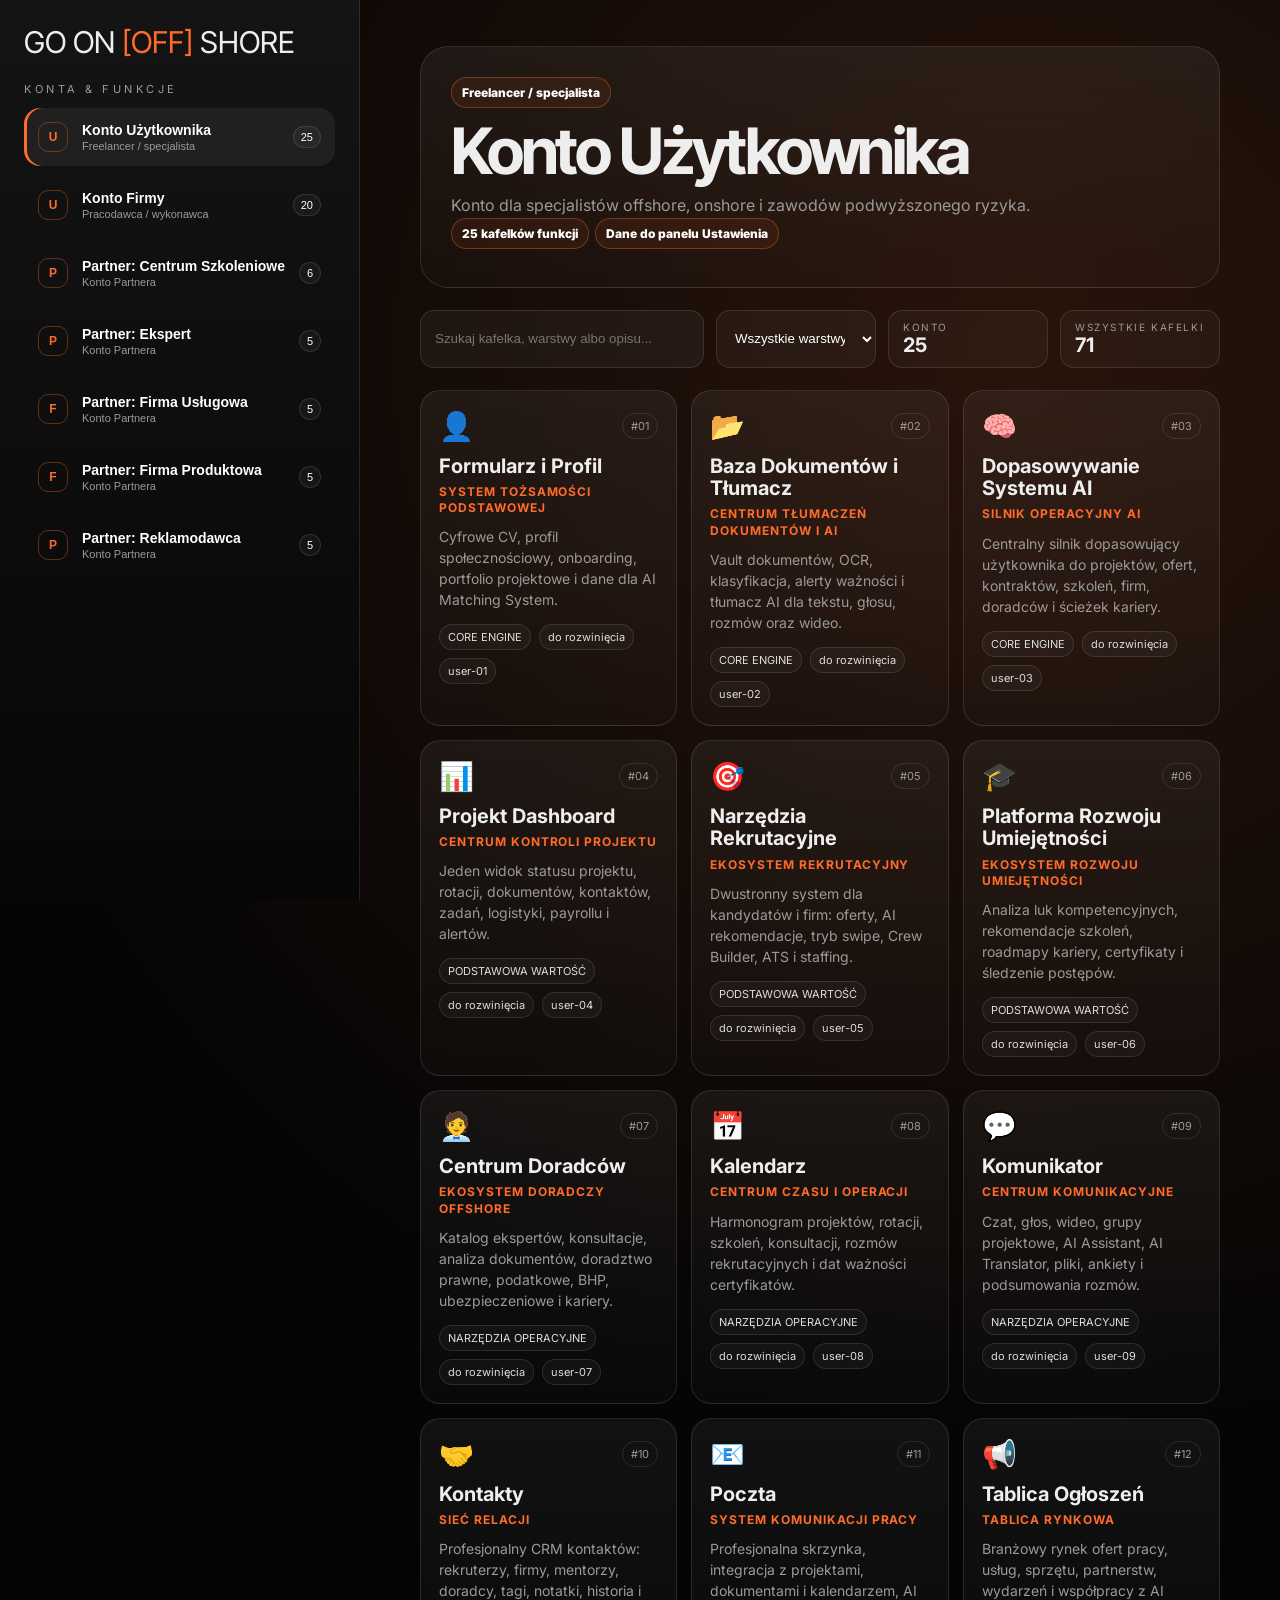
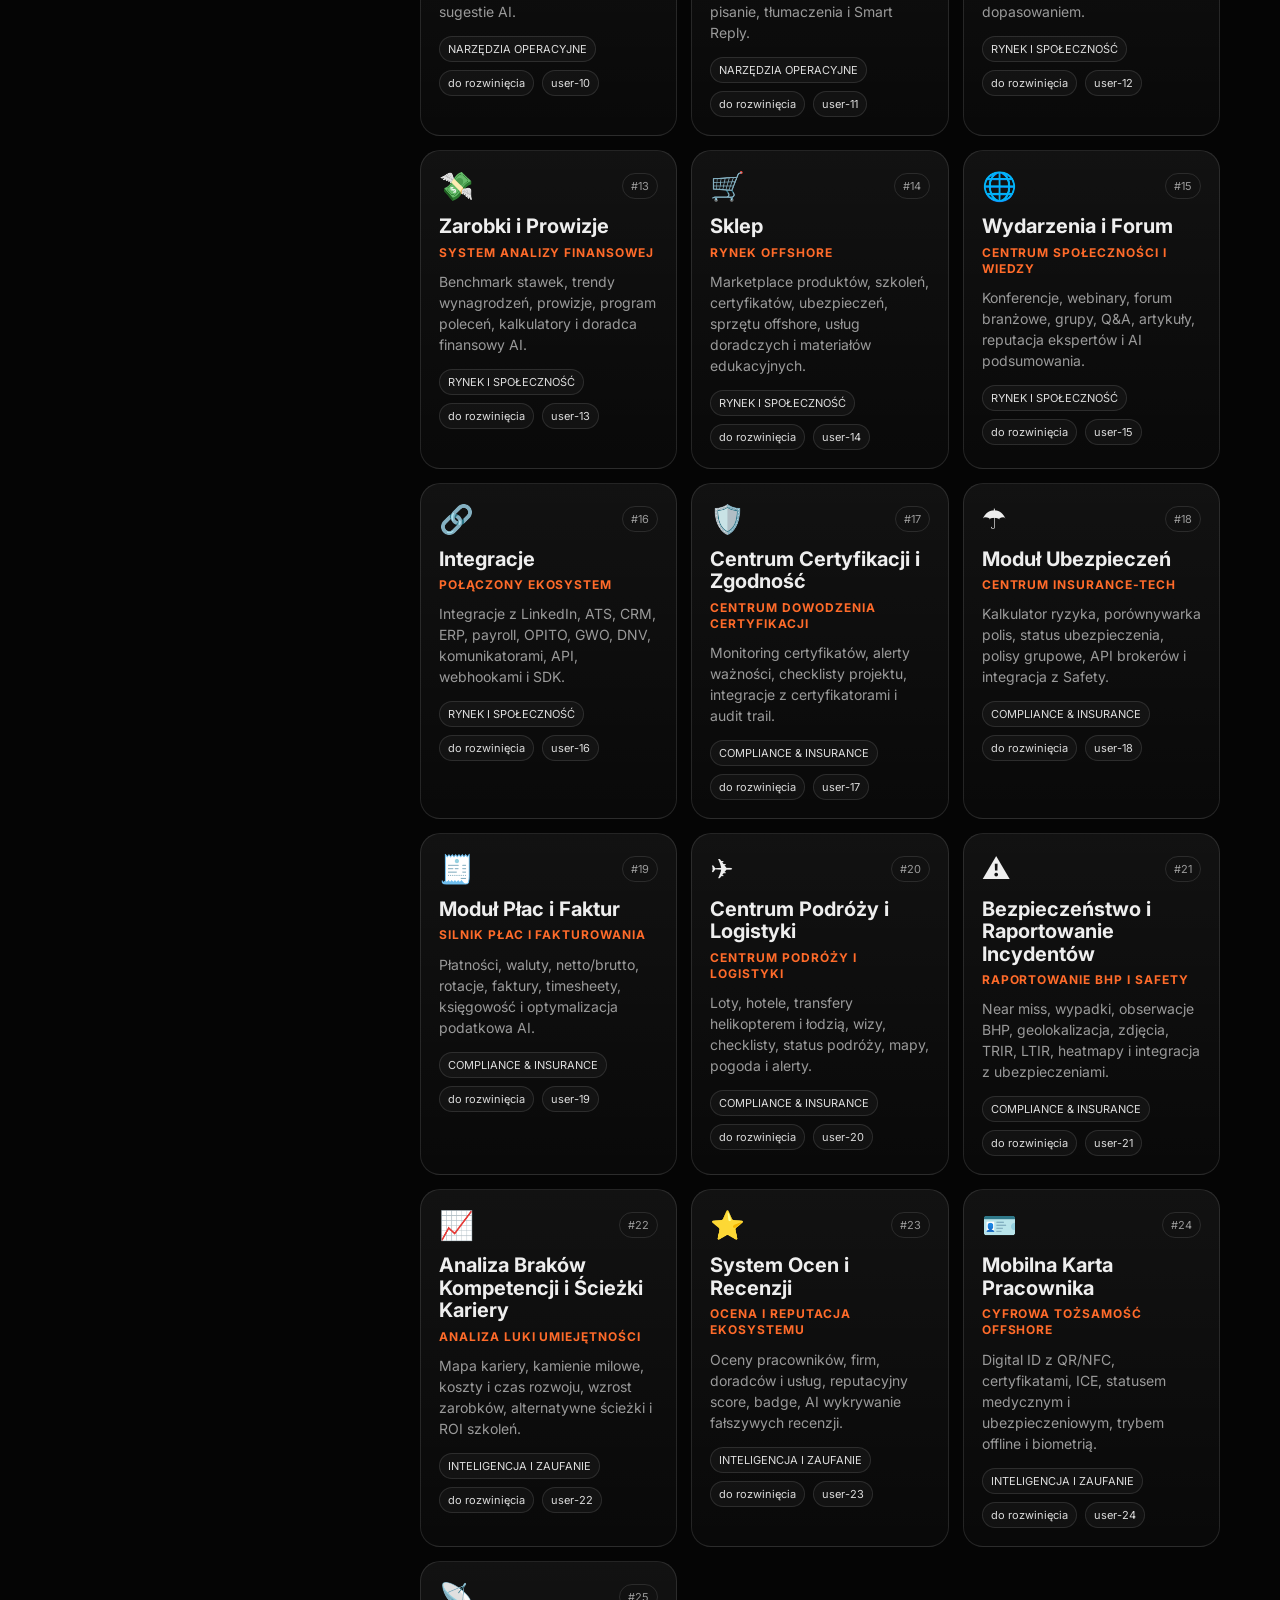
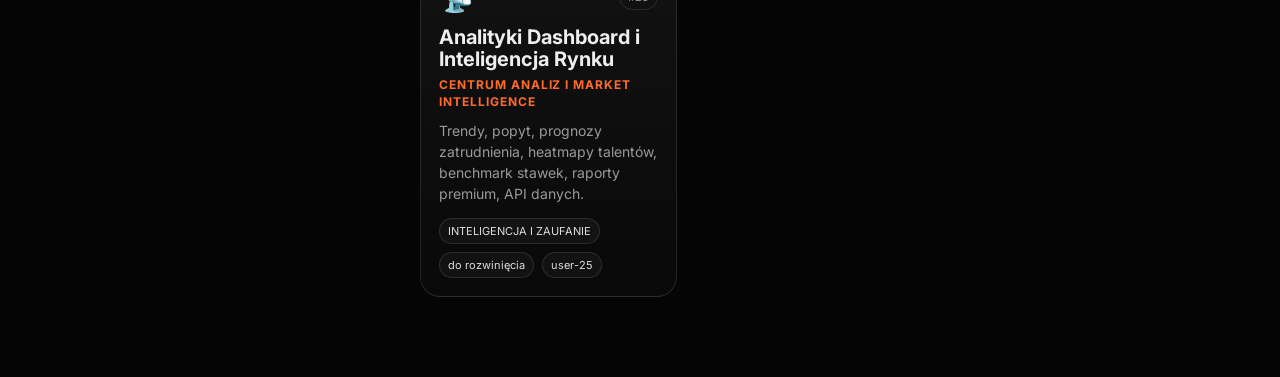
<file: konta-funkcje-kafelki-preview.html>
<!doctype html>
<html lang='pl'>
<head>
<meta charset='utf-8'>
<meta name='viewport' content='width=device-width, initial-scale=1'>
<title>GO ON [OFF] SHORE — Kafelki Kont i Funkcji</title>
<link rel='preconnect' href='https://fonts.googleapis.com'>
<link rel='preconnect' href='https://fonts.gstatic.com' crossorigin>
<link href='https://fonts.googleapis.com/css2?family=Inter+Tight:wght@500;600;700;800;900&family=Inter:wght@400;500;600;700;800;900&display=swap' rel='stylesheet'>
<style>
:root{--bg:#050505;--panel:#101010;--card:#151515;--text:#eee;--muted:#9a9a9a;--line:rgba(255,255,255,.11);--orange:#ff6b2a}*{box-sizing:border-box;margin:0;padding:0}body{min-height:100vh;background:radial-gradient(circle at 80% 10%,rgba(255,107,42,.14),transparent 32%),#050505;color:var(--text);font-family:Inter,system-ui,sans-serif}.layout{display:grid;grid-template-columns:360px 1fr;min-height:100vh}.side{position:sticky;top:0;height:100vh;overflow:auto;background:linear-gradient(180deg,#141414,#060606);border-right:1px solid var(--line);padding:24px}.logo{font-family:'Inter Tight';font-size:30px;margin-bottom:22px}.off{color:var(--orange)}.label{font-size:11px;text-transform:uppercase;letter-spacing:.32em;color:var(--muted);margin:22px 0 12px}.account-btn{width:100%;border:0;background:transparent;color:#fff;text-align:left;padding:14px;border-radius:16px;margin-bottom:10px;display:grid;grid-template-columns:34px 1fr auto;gap:10px;align-items:center}.account-btn:hover,.account-btn.active{background:rgba(255,255,255,.06);box-shadow:inset 3px 0 0 var(--orange)}.icon{width:30px;height:30px;border:1px solid rgba(255,107,42,.35);border-radius:10px;display:grid;place-items:center;color:var(--orange);font-size:12px;font-weight:900}.account-title{font-weight:850;font-size:14px}.account-type{display:block;font-size:11px;color:var(--muted);margin-top:2px}.count{font-size:11px;border:1px solid var(--line);border-radius:999px;padding:4px 7px;background:rgba(255,255,255,.04)}.main{padding:46px 60px 80px}.hero{border:1px solid var(--line);border-radius:28px;background:linear-gradient(180deg,rgba(255,255,255,.06),rgba(255,255,255,.018));padding:30px;margin-bottom:22px}.badge{display:inline-flex;border:1px solid rgba(255,107,42,.35);background:rgba(255,107,42,.08);border-radius:999px;padding:7px 10px;color:#fff;font-size:12px;font-weight:850;margin:0 6px 8px 0}.hero h1{font-family:'Inter Tight';font-size:clamp(42px,5vw,78px);line-height:.92;letter-spacing:-.05em;margin:6px 0 12px}.hero p{max-width:920px;color:var(--muted);line-height:1.55}.toolbar{display:grid;grid-template-columns:1fr repeat(3,160px);gap:12px;margin:22px 0}.toolbar input,.toolbar select{border:1px solid var(--line);background:rgba(255,255,255,.045);border-radius:14px;color:#fff;padding:13px 14px;outline:none}.metric{border:1px solid var(--line);border-radius:14px;background:rgba(255,255,255,.035);padding:10px 14px}.metric span{display:block;font-size:10px;color:var(--muted);text-transform:uppercase;letter-spacing:.16em}.metric strong{font-size:20px}.grid{display:grid;grid-template-columns:repeat(3,minmax(0,1fr));gap:14px}.tile{border:1px solid var(--line);border-radius:20px;background:linear-gradient(180deg,rgba(255,255,255,.055),rgba(255,255,255,.018));padding:18px;min-height:190px}.tile:hover{border-color:rgba(255,107,42,.38);background:linear-gradient(180deg,rgba(255,107,42,.08),rgba(255,255,255,.018))}.tile-head{display:flex;align-items:center;justify-content:space-between;gap:12px;margin-bottom:12px}.tile-icon{font-size:28px}.nr{font-size:11px;color:var(--muted);border:1px solid var(--line);border-radius:999px;padding:5px 8px}.tile h3{font-size:20px;line-height:1.12;margin-bottom:7px}.tile h4{font-size:12px;line-height:1.35;color:var(--orange);text-transform:uppercase;letter-spacing:.08em;margin-bottom:10px}.tile p{color:var(--muted);font-size:14px;line-height:1.5}.tile-foot{display:flex;gap:8px;flex-wrap:wrap;margin-top:14px}.chip{font-size:11px;color:#ddd;border:1px solid var(--line);border-radius:999px;padding:5px 8px;background:rgba(255,255,255,.035)}.hidden{display:none}@media(max-width:1100px){.layout{display:block}.side{position:relative;height:auto}.main{padding:32px 20px}.grid{grid-template-columns:1fr}.toolbar{grid-template-columns:1fr}}
</style>
</head>
<body>
<div class='layout'>
  <aside class='side'>
    <div class='logo'>GO ON <span class='off'>[OFF]</span> SHORE</div>
    <div class='label'>Konta & Funkcje</div>
    <div id='accountMenu'></div>
  </aside>
  <main class='main'>
    <section id='hero' class='hero'></section>
    <section class='toolbar'>
      <input id='search' placeholder='Szukaj kafelka, warstwy albo opisu...'>
      <select id='layerFilter'><option value=''>Wszystkie warstwy</option></select>
      <div class='metric'><span>Konto</span><strong id='accountMetric'>0</strong></div>
      <div class='metric'><span>Wszystkie kafelki</span><strong id='totalMetric'>0</strong></div>
    </section>
    <section id='tiles' class='grid'></section>
  </main>
</div>
<script src='data/konta-funkcje/kafelki-funkcji.js'></script>
<script>
const data=window.GO_ON_KONTA_FUNKCJE_KAFELKI||[];
let active=data[0]?.account||'';
const $=id=>document.getElementById(id);
const esc=v=>String(v??'').replaceAll('&','&amp;').replaceAll('<','&lt;').replaceAll('>','&gt;');
function total(){return data.reduce((s,a)=>s+a.tiles.length,0)}
function renderMenu(){accountMenu.innerHTML=data.map(a=>`<button class='account-btn ${a.account===active?'active':''}' data-account='${esc(a.account)}'><span class='icon'>${esc(a.account.includes('Firma')?'F':a.account.includes('Partner')?'P':'U')}</span><span><span class='account-title'>${esc(a.account)}</span><span class='account-type'>${esc(a.type)}</span></span><span class='count'>${a.tiles.length}</span></button>`).join('')}
function renderLayers(acc){const layers=[...new Set(acc.tiles.map(t=>t.layer))];layerFilter.innerHTML='<option value="">Wszystkie warstwy</option>'+layers.map(l=>`<option>${esc(l)}</option>`).join('')}
function render(){const acc=data.find(a=>a.account===active)||data[0];if(!acc)return;hero.innerHTML=`<span class='badge'>${esc(acc.type)}</span><h1>${esc(acc.account)}</h1><p>${esc(acc.description)}</p><div><span class='badge'>${acc.tiles.length} kafelków funkcji</span><span class='badge'>Dane do panelu Ustawienia</span></div>`;accountMetric.textContent=acc.tiles.length;totalMetric.textContent=total();renderMenu();renderLayers(acc);renderTiles()}
function renderTiles(){const acc=data.find(a=>a.account===active)||data[0];const q=search.value.trim().toLowerCase();const layer=layerFilter.value;tiles.innerHTML=acc.tiles.map(t=>{const text=[t.title,t.subtitle,t.layer,t.summary,t.status].join(' ').toLowerCase();const hide=(q&&!text.includes(q))||(layer&&t.layer!==layer);return `<article class='tile ${hide?'hidden':''}'><div class='tile-head'><span class='tile-icon'>${esc(t.icon)}</span><span class='nr'>#${String(t.nr).padStart(2,'0')}</span></div><h3>${esc(t.title)}</h3><h4>${esc(t.subtitle)}</h4><p>${esc(t.summary)}</p><div class='tile-foot'><span class='chip'>${esc(t.layer)}</span><span class='chip'>${esc(t.status)}</span><span class='chip'>${esc(t.id)}</span></div></article>`}).join('')}
document.addEventListener('click',e=>{const b=e.target.closest('[data-account]');if(!b)return;active=b.dataset.account;search.value='';render()});search.addEventListener('input',renderTiles);layerFilter.addEventListener('change',renderTiles);render();
</script>
</body>
</html>
</file>
